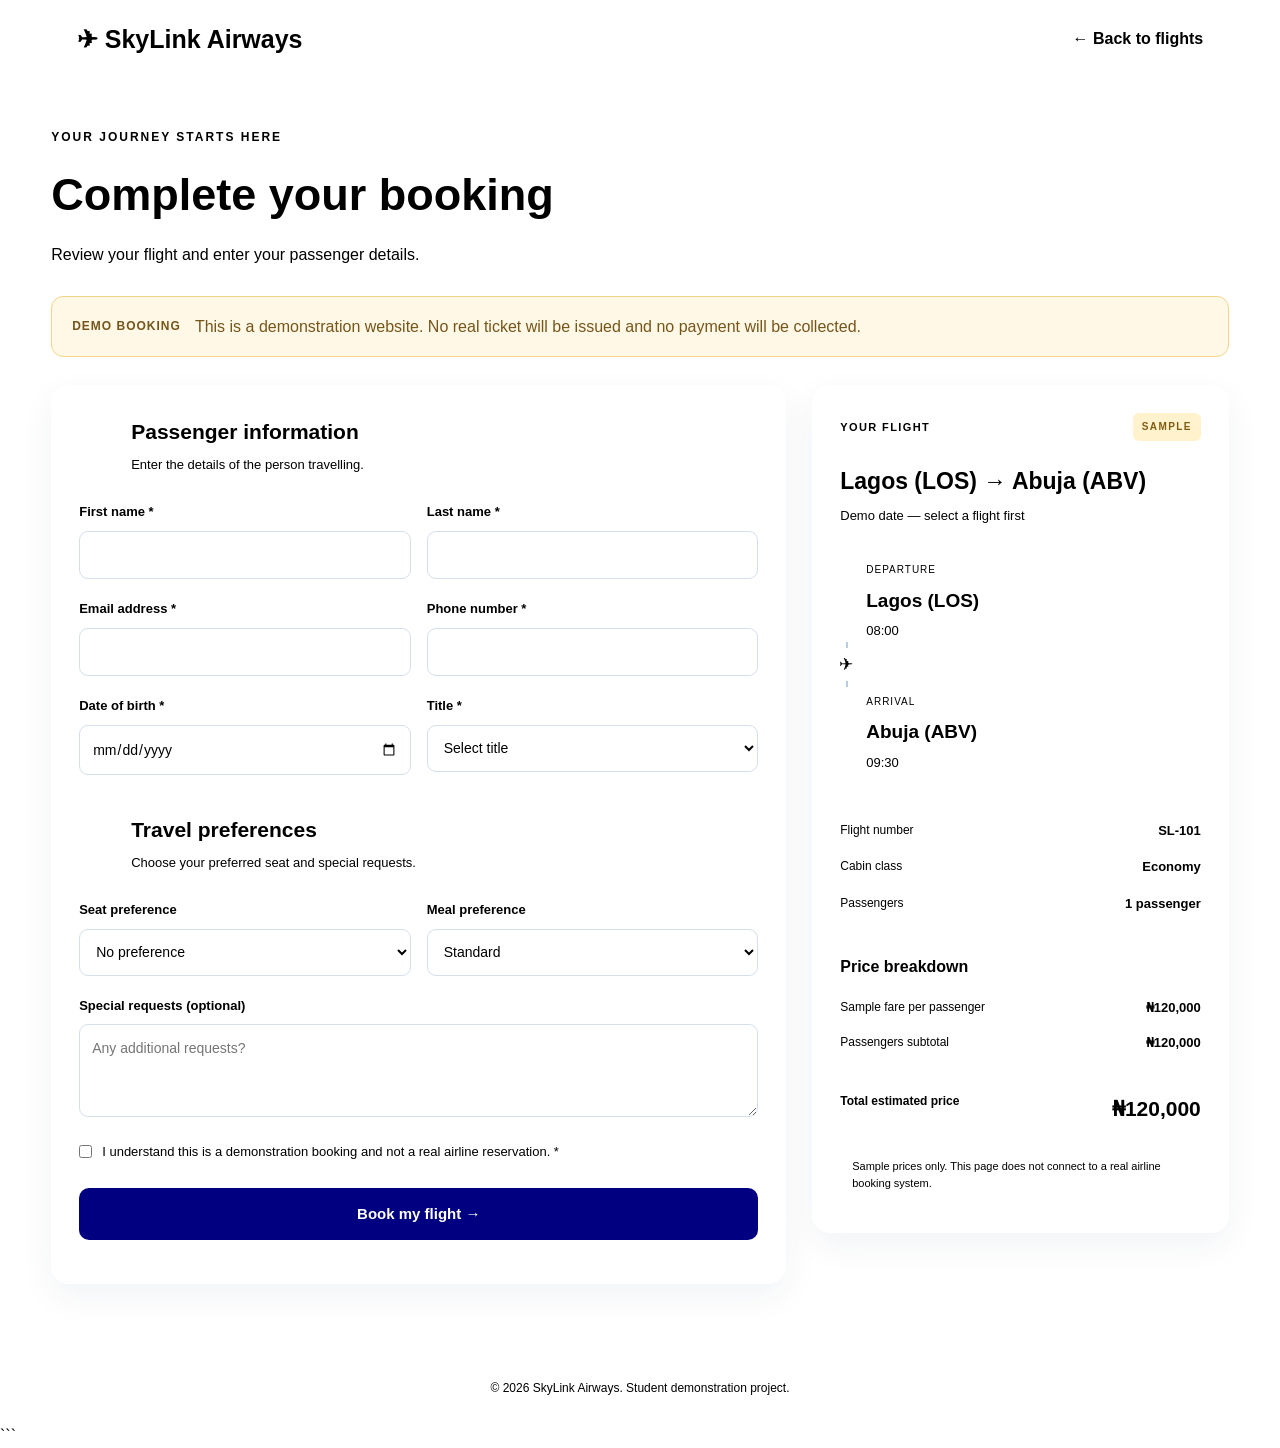
<file: booking.html>
<!doctype html>
<html lang="en">
  <head>
    <meta charset="UTF-8" />
    <meta name="viewport" content="width=device-width, initial-scale=1.0" />
    <title>Complete Your Booking | SkyLink Airways</title>

    <link rel="stylesheet" href="../style.css" />
    <link rel="stylesheet" href="../booking.css" />

    <script src="../script.js" defer></script>
    <script src="../booking.js" defer></script>
  </head>

  <body>
    <header class="booking-header">
      <a href="../index.html" class="booking-logo">
        ✈ SkyLink <span>Airways</span>
      </a>

      <a href="flights.html" class="back-link">← Back to flights</a>
    </header>

    <main class="booking-container">
      <section class="booking-hero">
        <span class="booking-label">YOUR JOURNEY STARTS HERE</span>
        <h1>Complete your booking</h1>
        <p>Review your flight and enter your passenger details.</p>
      </section>

      <div class="demo-notice">
        <strong>DEMO BOOKING</strong>
        This is a demonstration website. No real ticket will be issued and no
        payment will be collected.
      </div>

      <div class="booking-layout">
        <section class="passenger-panel">
          <div class="panel-heading">
            <span class="step-number">01</span>
            <div>
              <h2>Passenger information</h2>
              <p>Enter the details of the person travelling.</p>
            </div>
          </div>

          <form id="bookingForm">
            <div class="form-grid">
              <div class="form-group">
                <label for="firstName">First name *</label>
                <input
                  id="firstName"
                  name="firstName"
                  type="text"
                  autocomplete="given-name"
                  required
                />
              </div>

              <div class="form-group">
                <label for="lastName">Last name *</label>
                <input
                  id="lastName"
                  name="lastName"
                  type="text"
                  autocomplete="family-name"
                  required
                />
              </div>

              <div class="form-group">
                <label for="email">Email address *</label>
                <input
                  id="email"
                  name="email"
                  type="email"
                  autocomplete="email"
                  required
                />
              </div>

              <div class="form-group">
                <label for="phone">Phone number *</label>
                <input
                  id="phone"
                  name="phone"
                  type="tel"
                  autocomplete="tel"
                  required
                />
              </div>

              <div class="form-group">
                <label for="dateOfBirth">Date of birth *</label>
                <input
                  id="dateOfBirth"
                  name="dateOfBirth"
                  type="date"
                  autocomplete="bday"
                  required
                />
              </div>

              <div class="form-group">
                <label for="gender">Title *</label>
                <select id="gender" name="gender" required>
                  <option value="">Select title</option>
                  <option value="Mr">Mr</option>
                  <option value="Ms">Ms</option>
                  <option value="Mrs">Mrs</option>
                  <option value="Dr">Dr</option>
                </select>
              </div>
            </div>

            <div class="panel-heading contact-heading">
              <span class="step-number">02</span>
              <div>
                <h2>Travel preferences</h2>
                <p>Choose your preferred seat and special requests.</p>
              </div>
            </div>

            <div class="form-grid">
              <div class="form-group">
                <label for="seatPreference">Seat preference</label>
                <select id="seatPreference" name="seatPreference">
                  <option value="No preference">No preference</option>
                  <option value="Window">Window</option>
                  <option value="Aisle">Aisle</option>
                </select>
              </div>

              <div class="form-group">
                <label for="mealPreference">Meal preference</label>
                <select id="mealPreference" name="mealPreference">
                  <option value="Standard">Standard</option>
                  <option value="Vegetarian">Vegetarian</option>
                  <option value="Vegan">Vegan</option>
                </select>
              </div>
            </div>

            <div class="form-group special-request">
              <label for="specialRequests">Special requests (optional)</label>
              <textarea
                id="specialRequests"
                name="specialRequests"
                rows="3"
                placeholder="Any additional requests?"
              ></textarea>
            </div>

            <label class="terms-check">
              <input type="checkbox" id="demoAgreement" required />
              <span
                >I understand this is a demonstration booking and not a real
                airline reservation. *</span
              >
            </label>

            <button type="submit" class="confirm-booking-btn">
              Book my flight →
            </button>

            <p
              class="form-message"
              id="formMessage"
              role="status"
              aria-live="polite"
            ></p>
          </form>
        </section>

        <aside class="flight-summary-panel">
          <div class="summary-top">
            <span>YOUR FLIGHT</span>
            <span class="demo-badge">SAMPLE</span>
          </div>

          <h2 id="summaryRoute">Select a flight</h2>
          <p id="summaryDate">Flight date will appear here</p>

          <div class="route-visual">
            <div class="route-point">
              <span class="route-dot"></span>
              <div>
                <small>DEPARTURE</small>
                <h3 id="summaryFrom">—</h3>
                <p id="summaryDepartureTime">Time not selected</p>
              </div>
            </div>

            <div class="route-line">
              <span>✈</span>
            </div>

            <div class="route-point">
              <span class="route-dot destination-dot"></span>
              <div>
                <small>ARRIVAL</small>
                <h3 id="summaryTo">—</h3>
                <p id="summaryArrivalTime">Time not selected</p>
              </div>
            </div>
          </div>

          <div class="summary-details">
            <div>
              <span>Flight number</span>
              <strong id="summaryFlightNumber">SL-101</strong>
            </div>

            <div>
              <span>Cabin class</span>
              <strong id="summaryCabin">Economy</strong>
            </div>

            <div>
              <span>Passengers</span>
              <strong id="summaryPassengers">1 adult</strong>
            </div>
          </div>

          <div class="price-breakdown">
            <h3>Price breakdown</h3>

            <div>
              <span>Sample fare per passenger</span>
              <strong id="summaryFare">₦120,000</strong>
            </div>

            <div>
              <span>Passengers subtotal</span>
              <strong id="summarySubtotal">₦120,000</strong>
            </div>

            <div class="total-price">
              <span>Total estimated price</span>
              <strong id="summaryTotal">₦120,000</strong>
            </div>
          </div>

          <p class="summary-disclaimer">
            Sample prices only. This page does not connect to a real airline
            booking system.
          </p>
        </aside>
      </div>
    </main>

    <footer class="booking-footer">
      <p>© 2026 SkyLink Airways. Student demonstration project.</p>
    </footer>
  </body>
</html>
```
</file>
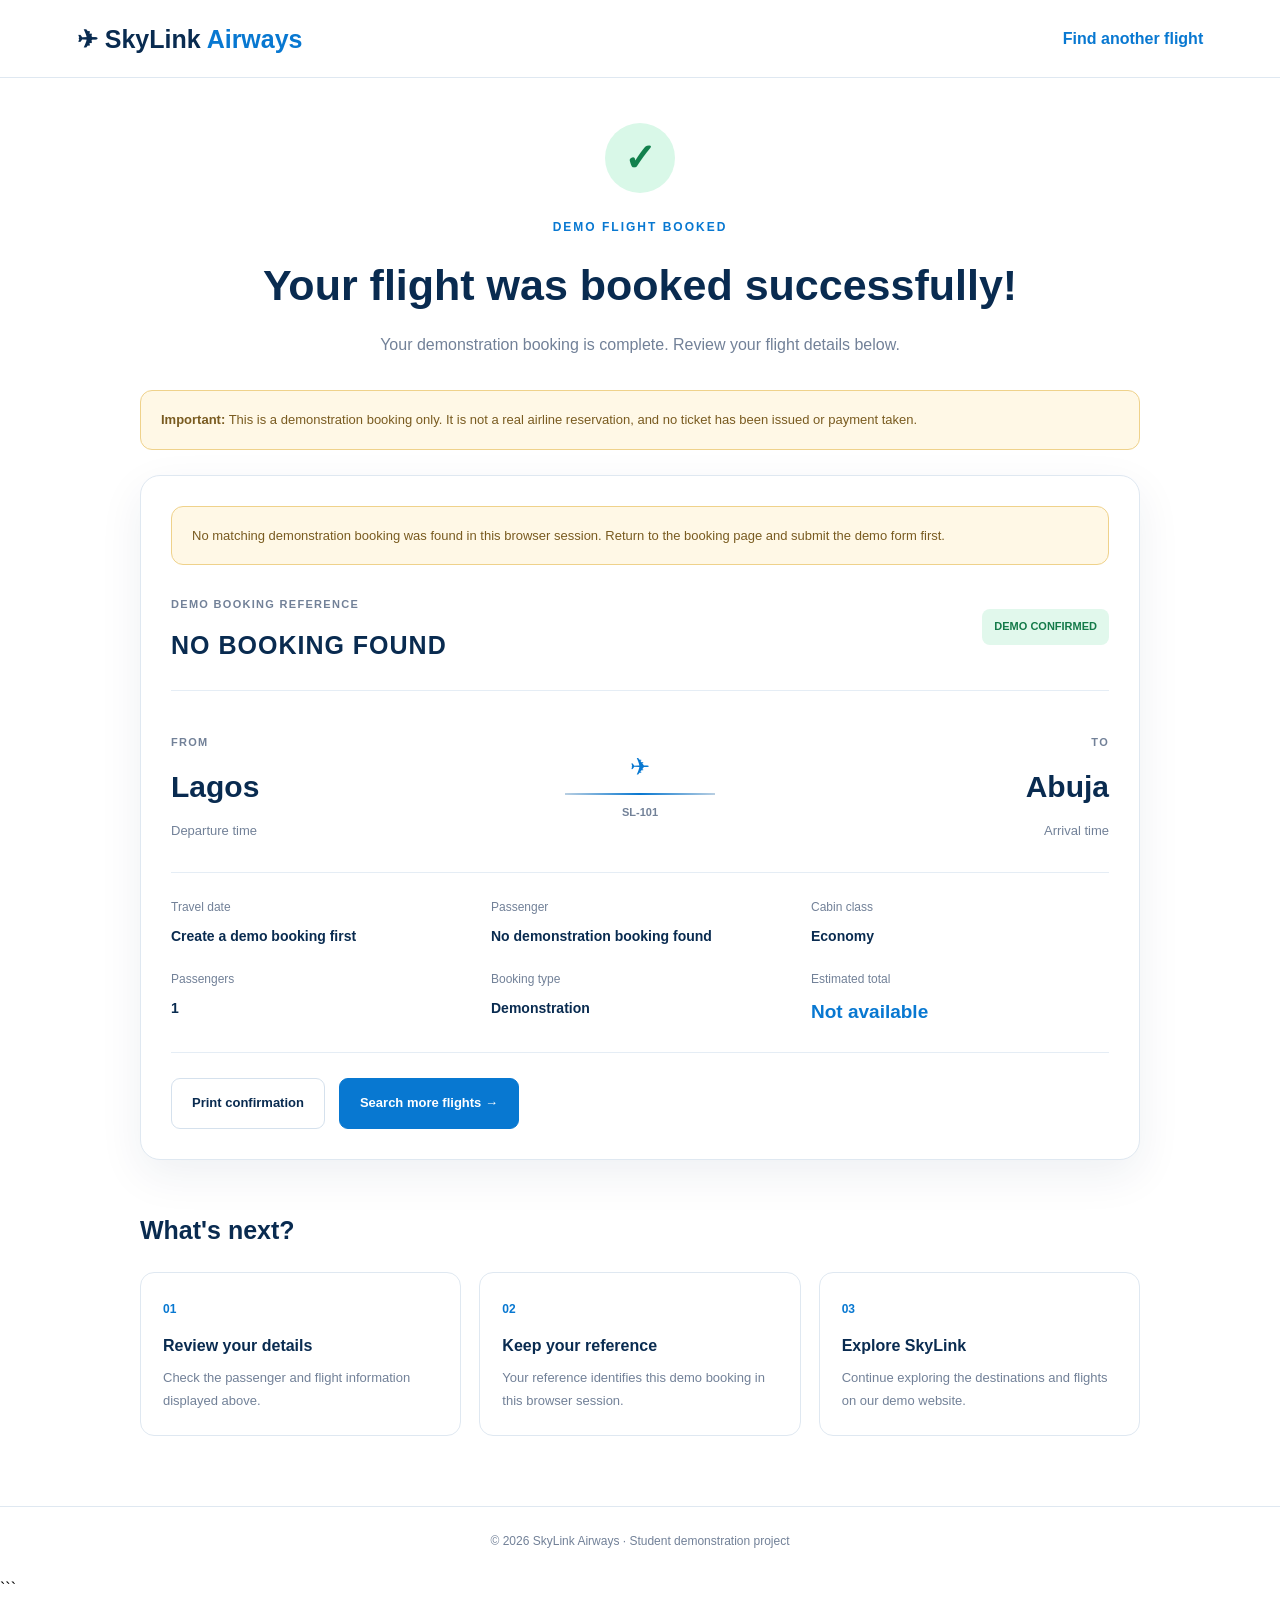
<file: confirmation.html>
<!doctype html>
<html lang="en">
  <head>
    <meta charset="UTF-8" />
    <meta name="viewport" content="width=device-width, initial-scale=1.0" />

    <title>Booking Confirmation | SkyLink Airways</title>

    <link rel="stylesheet" href="../style.css" />
    <link rel="stylesheet" href="../confirmation.css" />

    <script src="../script.js" defer></script>
    <script src="../confirmation.js" defer></script>
  </head>

  <body class="confirmation-page">
    <header class="confirmation-header">
      <a href="../index.html" class="confirmation-logo">
        ✈ SkyLink <span>Airways</span>
      </a>

      <a href="flights.html" class="confirmation-back"> Find another flight </a>
    </header>

    <main class="confirmation-container">
      <section class="confirmation-hero">
        <div class="success-icon" aria-hidden="true">✓</div>

        <span class="confirmation-label">DEMO FLIGHT BOOKED</span>

        <h1>Your flight was booked successfully!</h1>

        <p>
          Your demonstration booking is complete. Review your flight details
          below.
        </p>
      </section>

      <div class="confirmation-warning">
        <strong>Important:</strong>
        This is a demonstration booking only. It is not a real airline
        reservation, and no ticket has been issued or payment taken.
      </div>

      <section class="confirmation-card">
        <div class="confirmation-card-top">
          <div>
            <span class="small-label">DEMO BOOKING REFERENCE</span>
            <h2 id="confirmationReference">SL-DEMO-XXXXXX</h2>
          </div>

          <span class="demo-status">DEMO CONFIRMED</span>
        </div>

        <div class="confirmation-divider"></div>

        <div class="confirmation-route">
          <div class="confirmation-airport">
            <span>FROM</span>
            <h2 id="confirmationFrom">Lagos</h2>
            <p id="confirmationDepartureTime">Departure time</p>
          </div>

          <div class="confirmation-flight-icon">
            <span>✈</span>
            <div></div>
            <small id="confirmationFlightNumber">SL-101</small>
          </div>

          <div class="confirmation-airport destination-airport">
            <span>TO</span>
            <h2 id="confirmationTo">Abuja</h2>
            <p id="confirmationArrivalTime">Arrival time</p>
          </div>
        </div>

        <div class="confirmation-details-grid">
          <div>
            <span>Travel date</span>
            <strong id="confirmationDate">Not selected</strong>
          </div>

          <div>
            <span>Passenger</span>
            <strong id="confirmationPassenger">Passenger name</strong>
          </div>

          <div>
            <span>Cabin class</span>
            <strong id="confirmationCabin">Economy</strong>
          </div>

          <div>
            <span>Passengers</span>
            <strong id="confirmationPassengers">1</strong>
          </div>

          <div>
            <span>Booking type</span>
            <strong>Demonstration</strong>
          </div>

          <div>
            <span>Estimated total</span>
            <strong id="confirmationTotal" class="confirmation-total">
              ₦120,000
            </strong>
          </div>
        </div>

        <div class="confirmation-actions">
          <button id="printConfirmation" class="print-button" type="button">
            Print confirmation
          </button>

          <a href="flights.html" class="new-flight-button">
            Search more flights →
          </a>
        </div>
      </section>

      <section class="confirmation-help">
        <h2>What's next?</h2>

        <div class="help-grid">
          <article>
            <span>01</span>
            <h3>Review your details</h3>
            <p>Check the passenger and flight information displayed above.</p>
          </article>

          <article>
            <span>02</span>
            <h3>Keep your reference</h3>
            <p>
              Your reference identifies this demo booking in this browser
              session.
            </p>
          </article>

          <article>
            <span>03</span>
            <h3>Explore SkyLink</h3>
            <p>
              Continue exploring the destinations and flights on our demo
              website.
            </p>
          </article>
        </div>
      </section>
    </main>

    <footer class="confirmation-footer">
      <p>© 2026 SkyLink Airways · Student demonstration project</p>
    </footer>
  </body>
</html>
```
</file>
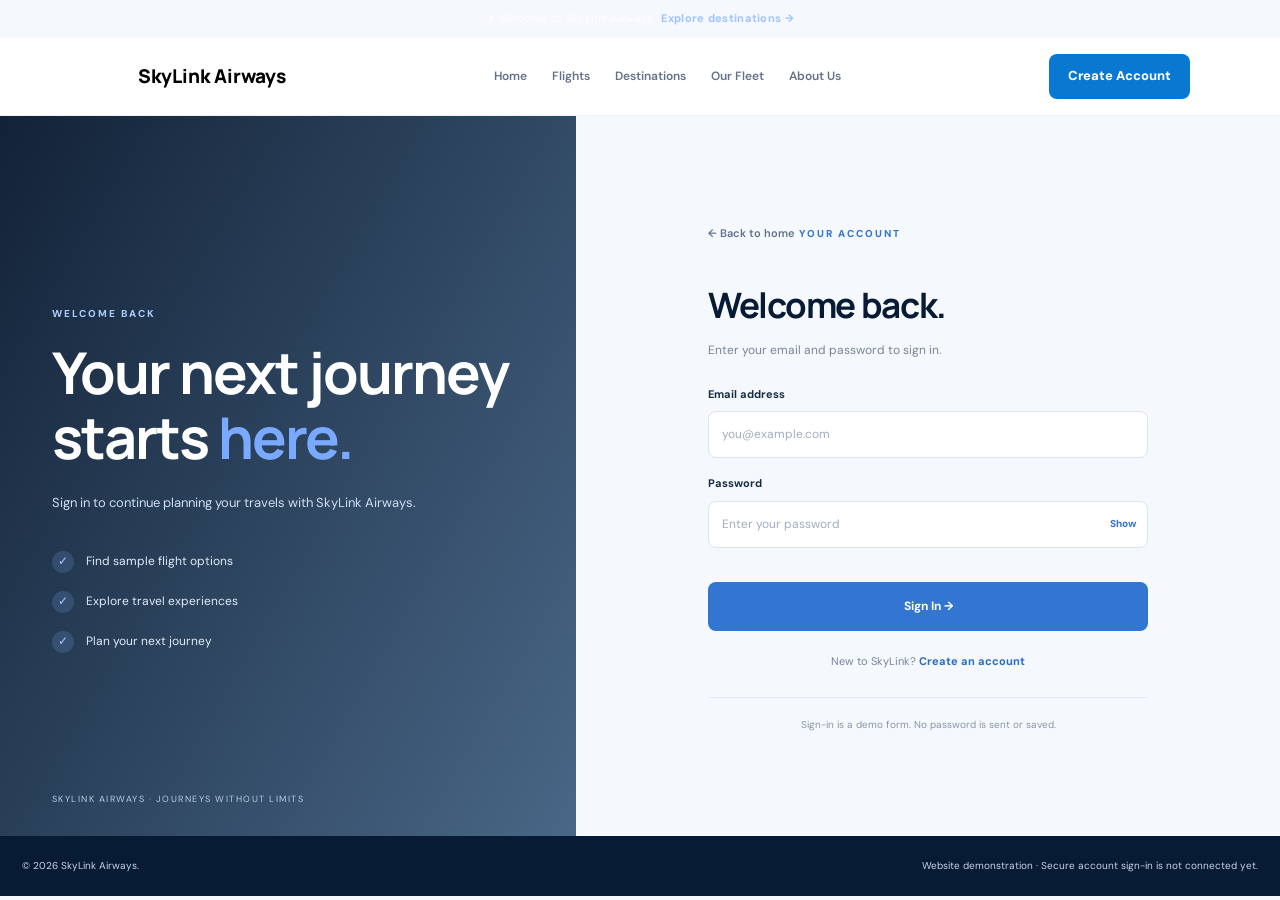
<file: login.html>
<!doctype html>
<html lang="en">
  <head>
    <meta charset="UTF-8" />
    <meta name="viewport" content="width=device-width, initial-scale=1.0" />

    <title>Sign In | SkyLink Airways</title>

    <link rel="stylesheet" href="../style.css" />
    <link rel="stylesheet" href="../signup.css" />

    <link rel="preconnect" href="https://fonts.googleapis.com" />
    <link rel="preconnect" href="https://fonts.gstatic.com" crossorigin />
    <link
      href="https://fonts.googleapis.com/css2?family=DM+Sans:wght@400;500;600;700&family=Manrope:wght@400;500;600;700;800&display=swap"
      rel="stylesheet"
    />
  </head>

  <body class="auth-page">
    <div class="announcement">
      <p>✈ Welcome to SkyLink Airways</p>
      <a href="../index.html#destinations">Explore destinations →</a>
    </div>

    <header class="header">
      <a href="../index.html" class="logo">
        <span class="logo-icon">✈</span>
        <span>SkyLink<span class="logo-highlight"> Airways</span></span>
      </a>

      <button
        class="menu-toggle"
        id="menuToggle"
        aria-label="Open navigation"
        aria-expanded="false"
      >
        ☰
      </button>

      <nav class="navigation" id="navigation">
        <a href="../index.html">Home</a>
        <a href="flights.html">Flights</a>
        <a href="../index.html#destinations">Destinations</a>
        <a href="fleet.html">Our Fleet</a>
        <a href="about.html">About Us</a>
      </nav>

      <div class="nav-actions">
        <a href="signup.html" class="button button-small">Create Account</a>
      </div>
    </header>

    <main class="auth-main">
      <section class="auth-visual">
        <div class="auth-visual-overlay"></div>

        <div class="auth-visual-content">
          <span class="auth-eyebrow">WELCOME BACK</span>
          <h1>Your next journey<br />starts <span>here.</span></h1>
          <p>
            Sign in to continue planning your travels with SkyLink Airways.
          </p>
          <div class="auth-benefits">
            <div><span>✓</span> Find sample flight options</div>
            <div><span>✓</span> Explore travel experiences</div>
            <div><span>✓</span> Plan your next journey</div>
          </div>
        </div>

        <div class="auth-visual-footer">
          SKYLINK AIRWAYS · JOURNEYS WITHOUT LIMITS
        </div>
      </section>

      <section class="auth-form-section">
        <div class="auth-form-container">
          <a href="../index.html" class="auth-back-link">← Back to home</a>

          <span class="auth-form-eyebrow">YOUR ACCOUNT</span>
          <h2>Welcome back.</h2>
          <p class="auth-subtitle">Enter your email and password to sign in.</p>

          <div
            id="loginMessage"
            class="auth-message"
            role="status"
            aria-live="polite"
            hidden
          ></div>

          <form id="loginForm">
            <div class="form-field">
              <label for="email">Email address</label>
              <input
                type="email"
                id="email"
                name="email"
                placeholder="you@example.com"
                autocomplete="email"
                required
              />
            </div>

            <div class="form-field">
              <label for="password">Password</label>
              <div class="password-wrapper">
                <input
                  type="password"
                  id="password"
                  name="password"
                  placeholder="Enter your password"
                  autocomplete="current-password"
                  required
                />
                <button
                  type="button"
                  class="password-toggle"
                  data-target="password"
                  aria-label="Show password"
                >
                  Show
                </button>
              </div>
            </div>

            <button type="submit" class="button auth-submit-button">
              Sign In →
            </button>

            <p class="auth-switch">
              New to SkyLink?
              <a href="signup.html">Create an account</a>
            </p>
          </form>

          <p class="auth-security-note">
            Sign-in is a demo form. No password is sent or saved.
          </p>
        </div>
      </section>
    </main>

    <footer class="auth-footer">
      <p>© <span id="currentYear"></span> SkyLink Airways.</p>
      <p>Website demonstration · Secure account sign-in is not connected yet.</p>
    </footer>

    <script src="../script.js"></script>
    <script src="../login.js"></script>
  </body>
</html>
</file>
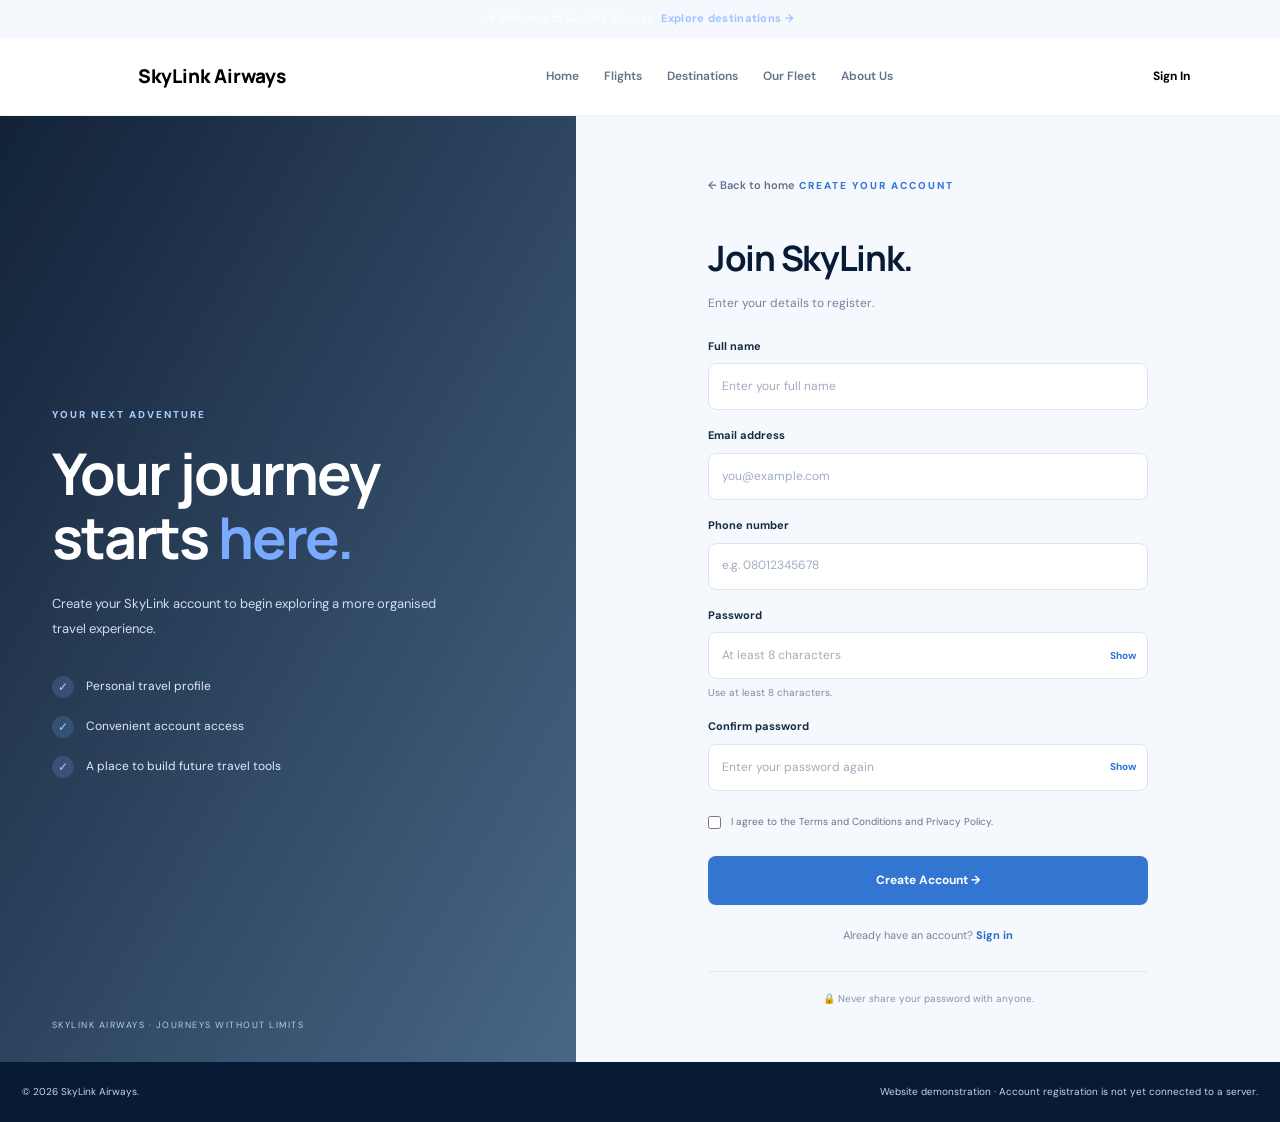
<file: signup.html>
<!doctype html>

<html lang="en">
  <head>
    <meta charset="UTF-8" />
    <meta name="viewport" content="width=device-width, initial-scale=1.0" />

    <title>Create Account | SkyLink Airways</title>

    <link rel="stylesheet" href="../style.css" />
    <link rel="stylesheet" href="../signup.css" />

    <link rel="preconnect" href="https://fonts.googleapis.com" />
    <link rel="preconnect" href="https://fonts.gstatic.com" crossorigin />
    <link
      href="https://fonts.googleapis.com/css2?family=DM+Sans:wght@400;500;600;700&family=Manrope:wght@400;500;600;700;800&display=swap"
      rel="stylesheet"
    />
  </head>

  <body class="auth-page">
    <div class="announcement">
      <p>✈ Welcome to SkyLink Airways</p>
      <a href="../index.html#destinations">Explore destinations →</a>
    </div>

    <header class="header">
      <a href="../index.html" class="logo">
        <span class="logo-icon">✈</span>
        <span>SkyLink<span class="logo-highlight"> Airways</span></span>
      </a>

      <button
        class="menu-toggle"
        id="menuToggle"
        aria-label="Open navigation"
        aria-expanded="false"
      >
        ☰
      </button>

      <nav class="navigation" id="navigation">
        <a href="../index.html">Home</a>
        <a href="flights.html">Flights</a>
        <a href="../index.html#destinations">Destinations</a>
        <a href="fleet.html">Our Fleet</a>
        <a href="about.html">About Us</a>
      </nav>

      <div class="nav-actions">
        <a href="login.html" class="login-link">Sign In</a>
      </div>
    </header>

    <main class="auth-main">
      <section class="auth-visual">
        <div class="auth-visual-overlay"></div>

        <div class="auth-visual-content">
          <span class="auth-eyebrow">YOUR NEXT ADVENTURE</span>

          <h1>Your journey<br />starts <span>here.</span></h1>

          <p>
            Create your SkyLink account to begin exploring a more organised
            travel experience.
          </p>

          <div class="auth-benefits">
            <div><span>✓</span> Personal travel profile</div>
            <div><span>✓</span> Convenient account access</div>
            <div><span>✓</span> A place to build future travel tools</div>
          </div>
        </div>

        <div class="auth-visual-footer">
          SKYLINK AIRWAYS · JOURNEYS WITHOUT LIMITS
        </div>
      </section>

      <section class="auth-form-section">
        <div class="auth-form-container">
          <a href="../index.html" class="auth-back-link">← Back to home</a>

          <span class="auth-form-eyebrow">CREATE YOUR ACCOUNT</span>

          <h2>Join SkyLink.</h2>

          <p class="auth-subtitle">Enter your details to register.</p>

          <div
            id="signupMessage"
            class="auth-message"
            role="status"
            hidden
          ></div>

          <form id="signupForm" novalidate>
            <div class="form-field">
              <label for="fullName">Full name</label>
              <input
                type="text"
                id="fullName"
                name="fullName"
                placeholder="Enter your full name"
                autocomplete="name"
                required
                minlength="2"
              />
              <small class="field-error" id="nameError"></small>
            </div>

            <div class="form-field">
              <label for="email">Email address</label>
              <input
                type="email"
                id="email"
                name="email"
                placeholder="you@example.com"
                autocomplete="email"
                required
              />
              <small class="field-error" id="emailError"></small>
            </div>

            <div class="form-field">
              <label for="phone">Phone number</label>
              <input
                type="tel"
                id="phone"
                name="phone"
                placeholder="e.g. 08012345678"
                autocomplete="tel"
                required
              />
              <small class="field-error" id="phoneError"></small>
            </div>

            <div class="form-field">
              <label for="password">Password</label>

              <div class="password-wrapper">
                <input
                  type="password"
                  id="password"
                  name="password"
                  placeholder="At least 8 characters"
                  autocomplete="new-password"
                  minlength="8"
                  required
                />

                <button
                  type="button"
                  class="password-toggle"
                  data-target="password"
                  aria-label="Show password"
                >
                  Show
                </button>
              </div>

              <small class="field-hint"> Use at least 8 characters. </small>

              <small class="field-error" id="passwordError"></small>
            </div>

            <div class="form-field">
              <label for="confirmPassword">Confirm password</label>

              <div class="password-wrapper">
                <input
                  type="password"
                  id="confirmPassword"
                  name="confirmPassword"
                  placeholder="Enter your password again"
                  autocomplete="new-password"
                  required
                />

                <button
                  type="button"
                  class="password-toggle"
                  data-target="confirmPassword"
                  aria-label="Show confirmation password"
                >
                  Show
                </button>
              </div>

              <small class="field-error" id="confirmPasswordError"></small>
            </div>

            <label class="terms-row">
              <input type="checkbox" id="terms" required />
              <span>
                I agree to the Terms and Conditions and Privacy Policy.
              </span>
            </label>

            <small class="field-error" id="termsError"></small>

            <button type="submit" class="button auth-submit-button">
              Create Account →
            </button>

            <p class="auth-switch">
              Already have an account?
              <a href="login.html">Sign in</a>
            </p>
          </form>

          <p class="auth-security-note">
            🔒 Never share your password with anyone.
          </p>
        </div>
      </section>
    </main>

    <footer class="auth-footer">
      <p>© <span id="currentYear"></span> SkyLink Airways.</p>
      <p>
        Website demonstration · Account registration is not yet connected to a
        server.
      </p>
    </footer>

    <script src="../script.js"></script>

    <script src="../signup.js"></script>
  </body>
</html>
</file>
<file: style.css>
css
/* ==========================
   SKYLINK AIRWAYS
   MAIN STYLESHEET
========================== */

:root {
  --navy: #071b35;
  --blue: #1768e8;
  --blue-dark: #0e4db8;
  --light-blue: #eaf2ff;
  --white: #ffffff;
  --background: #f7f9fc;
  --text: #14243b;
  --muted: #728096;
  --border: #e3e9f1;
  --radius: 14px;
}

* {
  margin: 0;
  padding: 0;
  box-sizing: border-box;
}

html {
  scroll-behavior: smooth;
}

body {
  font-family: "DM Sans", sans-serif;
  color: var(--text);
  background: var(--background);
  line-height: 1.6;
}

a {
  color: inherit;
  text-decoration: none;
}

button,
input,
select {
  font: inherit;
}

button,
a,
select {
  -webkit-tap-highlight-color: transparent;
}

img {
  max-width: 100%;
  display: block;
}

/* ANNOUNCEMENT */

.announcement {
  min-height: 38px;
  background: var(--navy);
  color: white;
  display: flex;
  align-items: center;
  justify-content: center;
  gap: 8px;
  padding: 7px 20px;
  font-size: 11px;
  letter-spacing: 0.3px;
}

.announcement a {
  color: #9fc4ff;
  font-weight: 700;
}

/* HEADER */

.header {
  min-height: 78px;
  padding: 0 7%;
  background: white;
  display: flex;
  align-items: center;
  justify-content: space-between;
  gap: 28px;
  border-bottom: 1px solid #edf0f5;
  position: relative;
  z-index: 10;
}

.logo {
  display: inline-flex;
  align-items: center;
  gap: 10px;
  font-family: "Manrope", sans-serif;
  font-size: 19px;
  font-weight: 800;
  color: var(--navy);
  white-space: nowrap;
}

.logo-icon {
  display: grid;
  place-items: center;
  width: 38px;
  height: 38px;
  border-radius: 12px;
  color: white;
  background: var(--blue);
  font-size: 21px;
}

.logo-highlight {
  color: var(--blue);
}

.navigation {
  display: flex;
  align-items: center;
  gap: 25px;
}

.navigation a {
  font-size: 12px;
  color: #647188;
  font-weight: 600;
  transition: color 0.2s;
}

.navigation a:hover,
.navigation a.active {
  color: var(--blue);
}

.nav-actions {
  color: black;
  display: flex;
  align-items: center;
  gap: 20px;
}

.login-link {
  font-size: 12px;
  font-weight: 700;
}

.button {
  display: inline-flex;
  align-items: center;
  justify-content: center;
  gap: 12px;
  min-height: 49px;
  padding: 0 23px;
  background: var(--blue);
  color: white;
  border: 1px solid var(--blue);
  border-radius: 8px;
  font-size: 12px;
  font-weight: 700;
  cursor: pointer;
  transition:
    background 0.2s,
    transform 0.2s;
}

.button:hover {
  background: var(--blue-dark);
  transform: translateY(-2px);
}

.button-small {
  display: inline-flex;
  align-items: center;
  justify-content: center;
  min-height: 44px;
  padding: 12px 19px;
  border-radius: 8px;
  background: #0878d1;
  color: #fff;
  font-size: 13px;
  font-weight: 800;
  text-decoration: none;
  transition:
    background 0.2s,
    transform 0.2s;
}

.menu-toggle {
  display: none;
  background: none;
  border: none;
  font-size: 26px;
  color: var(--navy);
  cursor: pointer;
}

/* HERO */

.hero {
  min-height: 550px;
  position: relative;
  isolation: isolate;
  overflow: hidden;
  background: #102d50;
  display: flex;
  align-items: center;
  padding: 65px 8%;
  color: white;
}

.hero-background {
  position: absolute;
  inset: 0;
  z-index: -2;
  background-image: url("https://images.unsplash.com/photo-1436491865332-7a61a109cc05?auto=format&fit=crop&w=2000&q=90");
  background-size: cover;
  background-position: center 52%;
  transform: scale(1.01);
}

.hero::before {
  content: "";
  position: absolute;
  inset: 0;
  z-index: -1;
  background: linear-gradient(
    90deg,
    rgba(5, 20, 43, 0.94) 0%,
    rgba(5, 20, 43, 0.8) 38%,
    rgba(5, 20, 43, 0.3) 100%
  );
}

.hero-content {
  max-width: 630px;
  position: relative;
  z-index: 1;
}

.eyebrow {
  display: inline-flex;
  align-items: center;
  gap: 10px;
  font-size: 10px;
  letter-spacing: 2px;
  font-weight: 700;
  color: #c8dcff;
  margin-bottom: 22px;
}

.status-dot {
  width: 7px;
  height: 7px;
  border-radius: 50%;
  background: #64e5b5;
  box-shadow: 0 0 12px #64e5b5;
}

.hero h1 {
  font-family: "Manrope", sans-serif;
  font-size: clamp(38px, 5.2vw, 66px);
  line-height: 1.12;
  letter-spacing: -2.5px;
  font-weight: 800;
  margin-bottom: 22px;
}

.hero h1 span {
  color: #72a8ff;
}

.hero-content > p {
  max-width: 450px;
  font-size: 14px;
  line-height: 1.9;
  color: #d1dced;
  margin-bottom: 30px;
}

.hero-buttons {
  display: flex;
  flex-wrap: wrap;
  gap: 13px;
}

.button-outline {
  background: transparent;
  border-color: rgba(255, 255, 255, 0.5);
  color: white;
}

.button-outline:hover {
  background: rgba(255, 255, 255, 0.12);
  border-color: white;
}

.hero-trust {
  display: flex;
  align-items: center;
  gap: 8px;
  margin-top: 34px;
  font-size: 11px;
  color: #e0e8f5;
}

.trust-icon {
  display: grid;
  place-items: center;
  width: 19px;
  height: 19px;
  border-radius: 50%;
  background: rgba(114, 168, 255, 0.2);
  color: #a9ceff;
  font-size: 11px;
}

.hero-trust span {
  margin-right: 13px;
}

.hero-label {
  position: absolute;
  right: 7%;
  bottom: 34px;
  display: flex;
  align-items: center;
  gap: 12px;
  font-size: 9px;
  letter-spacing: 2px;
  color: white;
}

.hero-label-line {
  width: 40px;
  height: 1px;
  background: #8eb8ff;
}

.hero-counter {
  position: absolute;
  right: 7%;
  top: 50%;
  transform: translateY(-50%);
  display: flex;
  align-items: center;
  gap: 12px;
  font-size: 10px;
  letter-spacing: 1px;
  color: white;
}

.counter-line {
  height: 1px;
  width: 45px;
  background: #a9c8ff;
}

/* SECTION HEADINGS */

.section-heading {
  display: flex;
  justify-content: space-between;
  align-items: flex-end;
  gap: 25px;
  margin-bottom: 27px;
}

.section-label {
  display: block;
  color: var(--blue);
  font-size: 10px;
  font-weight: 800;
  letter-spacing: 1.7px;
  margin-bottom: 9px;
}

.section-heading h2,
.cta-section h2 {
  font-family: "Manrope", sans-serif;
  font-size: clamp(25px, 3vw, 35px);
  line-height: 1.25;
  letter-spacing: -1px;
  color: var(--navy);
}

.section-description {
  margin-top: 10px;
  color: var(--muted);
  font-size: 13px;
}

.text-link {
  color: var(--blue);
  font-size: 12px;
  font-weight: 700;
  white-space: nowrap;
  padding-bottom: 7px;
}

/* SEARCH SECTION */

.search-section {
  max-width: 1250px;
  margin: -35px auto 0;
  position: relative;
  z-index: 3;
  padding: 0 25px;
}

.search-section .section-heading {
  margin-bottom: 18px;
  padding: 0 2px;
}

.search-section .section-heading h2 {
  color: white;
  font-size: 25px;
}

.search-section .section-label {
  color: #b9d2ff;
}

.flight-badge {
  font-size: 10px;
  background: white;
  color: var(--blue);
  border-radius: 50px;
  padding: 8px 14px;
  font-weight: 700;
}

.search-card {
  background: white;
  border: 1px solid #e8edf5;
  border-radius: 14px;
  padding: 24px;
  box-shadow: 0 15px 50px rgba(14, 36, 70, 0.09);
}

.trip-options {
  display: flex;
  gap: 22px;
  border-bottom: 1px solid var(--border);
  padding-bottom: 18px;
  margin-bottom: 23px;
}

.trip-options label {
  display: flex;
  align-items: center;
  gap: 8px;
  font-size: 12px;
  cursor: pointer;
  font-weight: 600;
}

.trip-options input {
  accent-color: var(--blue);
}

.search-fields {
  display: grid;
  grid-template-columns: 1.2fr 1.2fr 1fr 1fr 0.9fr 1fr;
  gap: 17px;
  align-items: end;
}

.field {
  min-width: 0;
}

.field > label {
  display: block;
  font-size: 9px;
  font-weight: 800;
  letter-spacing: 1px;
  color: #738096;
  margin-bottom: 9px;
}

.field-input {
  min-height: 48px;
  display: flex;
  align-items: center;
  gap: 8px;
  padding: 0 10px;
  background: #f8faff;
  border: 1px solid #e6ebf4;
  border-radius: 7px;
}

.field-icon {
  color: var(--blue);
  font-size: 17px;
  flex-shrink: 0;
}

.field select,
.field input {
  width: 100%;
  min-width: 0;
  border: none;
  outline: none;
  color: #26374d;
  background: transparent;
  font-size: 11px;
}

.field input[type="date"] {
  font-size: 10px;
}

.field select {
  cursor: pointer;
}

.swap-button {
  display: none;
}

.search-button {
  grid-column: 1 / -1;
  width: 100%;
  min-height: 48px;
  margin-top: 4px;
}

.search-button span {
  font-size: 18px;
}

.form-note {
  margin-top: 18px;
  color: #7c889a;
  font-size: 10px;
}

.form-note span {
  color: var(--blue);
  margin-right: 5px;
}

/* BENEFITS */

.benefits-section {
  max-width: 1200px;
  padding: 48px 25px;
  margin: 0 auto;
  display: grid;
  grid-template-columns: repeat(3, 1fr);
  gap: 25px;
  border-bottom: 1px solid var(--border);
}

.benefit {
  display: flex;
  align-items: center;
  gap: 15px;
}

.benefit-icon {
  width: 49px;
  height: 49px;
  flex-shrink: 0;
  display: grid;
  place-items: center;
  border-radius: 12px;
  background: var(--light-blue);
  color: var(--blue);
  font-size: 23px;
}

.benefit h3 {
  font-size: 13px;
  margin-bottom: 3px;
  color: var(--navy);
}

.benefit p {
  color: var(--muted);
  font-size: 11px;
}

/* DESTINATIONS */

.destinations-section,
.cabin-section {
  max-width: 1200px;
  margin: 0 auto;
  padding: 75px 25px;
}

.destination-grid {
  display: grid;
  grid-template-columns: 1.15fr 1fr 1fr;
  gap: 20px;
}

.destination-card {
  min-height: 300px;
  position: relative;
  overflow: hidden;
  border-radius: 13px;
  background: #16304d;
  color: white;
  isolation: isolate;
}

.destination-card img {
  position: absolute;
  inset: 0;
  width: 100%;
  height: 100%;
  object-fit: cover;
  transition: transform 0.5s;
  z-index: -2;
}

.destination-card:hover img {
  transform: scale(1.07);
}

.destination-card::after {
  content: "";
  position: absolute;
  inset: 0;
  z-index: -1;
  background: linear-gradient(
    0deg,
    rgba(4, 18, 38, 0.88) 0%,
    rgba(4, 18, 38, 0.08) 75%
  );
}

.destination-overlay {
  position: absolute;
  bottom: 24px;
  left: 23px;
  right: 20px;
}

.destination-overlay > span {
  font-size: 9px;
  letter-spacing: 1.5px;
  color: #d4e3ff;
}

.destination-overlay h3 {
  font-family: "Manrope", sans-serif;
  font-size: 29px;
  margin: 6px 0;
}

.destination-overlay p {
  font-size: 11px;
  color: #e3eafa;
}

/* CABINS */

.cabin-section {
  padding-top: 30px;
}

.cabin-grid {
  display: grid;
  grid-template-columns: repeat(3, 1fr);
  gap: 20px;
}

.cabin-card {
  display: flex;
  flex-direction: column;
  align-items: flex-start;
  min-height: 260px;
  padding: 27px;
  border: 1px solid var(--border);
  background: white;
  border-radius: 12px;
  transition:
    transform 0.2s,
    box-shadow 0.2s;
}

.cabin-card:hover {
  transform: translateY(-5px);
  box-shadow: 0 15px 35px rgba(12, 37, 75, 0.08);
}

.cabin-featured {
  background: var(--navy);
  border-color: var(--navy);
  color: white;
}

.cabin-number {
  font-family: "Manrope", sans-serif;
  font-size: 29px;
  font-weight: 800;
  color: #c5d8fb;
  margin-bottom: 18px;
}

.cabin-featured .cabin-number {
  color: #7eb1ff;
}

.cabin-tag {
  font-size: 9px;
  font-weight: 800;
  letter-spacing: 1.2px;
  color: var(--blue);
  margin-bottom: 8px;
}

.cabin-featured .cabin-tag {
  color: #9fc4ff;
}

.cabin-card h3 {
  font-family: "Manrope", sans-serif;
  font-size: 23px;
  margin-bottom: 8px;
}

.cabin-card p {
  font-size: 12px;
  color: var(--muted);
  line-height: 1.8;
  margin-bottom: 20px;
}

.cabin-featured p {
  color: #c7d3e5;
}

.cabin-link {
  color: var(--blue);
  font-size: 11px;
  font-weight: 800;
  margin-top: auto;
}

.cabin-featured .cabin-link {
  color: #9fc4ff;
}

/* CALL TO ACTION */

.cta-section {
  max-width: 1150px;
  margin: 0 auto 75px;
  padding: 45px;
  background: #eaf2ff;
  border: 1px solid #d9e7ff;
  border-radius: 16px;
  display: flex;
  justify-content: space-between;
  align-items: center;
  gap: 30px;
}

.cta-section h2 {
  font-size: 32px;
}

.cta-section p {
  margin-top: 9px;
  font-size: 13px;
  color: #65758c;
}

.cta-button {
  flex-shrink: 0;
}

/* FOOTER */

.footer {
  background: #07172c;
  color: white;
  padding: 55px 7% 0;
}

.footer-main {
  display: grid;
  grid-template-columns: 2fr 1fr 1fr 1fr;
  gap: 45px;
  padding-bottom: 42px;
}

.footer-logo {
  color: white;
}

.footer-brand > p {
  max-width: 260px;
  margin-top: 16px;
  color: #9caec6;
  font-size: 12px;
  line-height: 1.8;
}

.footer-column {
  display: flex;
  flex-direction: column;
  gap: 13px;
}

.footer-column h4 {
  font-size: 12px;
  margin-bottom: 5px;
}

.footer-column a {
  color: #aab8cc;
  font-size: 11px;
  transition: color 0.2s;
}

.footer-column a:hover {
  color: white;
}

.footer-bottom {
  min-height: 65px;
  display: flex;
  justify-content: space-between;
  align-items: center;
  gap: 20px;
  border-top: 1px solid rgba(255, 255, 255, 0.12);
  color: #9caec6;
  font-size: 10px;
}

/* RESPONSIVE DESIGN */

@media (max-width: 1100px) {
  .header {
    padding: 0 4%;
    gap: 15px;
  }

  .navigation {
    gap: 14px;
  }

  .navigation a {
    font-size: 11px;
  }

  .nav-actions {
    gap: 12px;
  }

  .search-fields {
    grid-template-columns: repeat(3, minmax(0, 1fr));
  }

  .benefits-section {
    gap: 18px;
  }

  .cta-section {
    margin-left: 25px;
    margin-right: 25px;
  }
}

@media (max-width: 800px) {
  .header {
    min-height: 70px;
    flex-wrap: wrap;
  }

  .menu-toggle {
    display: block;
    margin-left: auto;
  }

  .navigation {
    display: none;
    order: 4;
    width: 100%;
    flex-direction: column;
    align-items: stretch;
    gap: 0;
    padding: 5px 0 15px;
  }

  .navigation.open {
    display: flex;
  }

  .navigation a {
    padding: 12px 4px;
    border-bottom: 1px solid var(--border);
    font-size: 13px;
  }

  .nav-actions {
    display: flex;
  }

  .nav-actions .login-link {
    display: none;
  }

  .hero {
    min-height: 500px;
    padding: 65px 7%;
  }

  .hero-counter {
    display: none;
  }

  .search-section {
    margin-top: -20px;
  }

  .benefits-section {
    grid-template-columns: 1fr;
    gap: 22px;
    padding-top: 38px;
    padding-bottom: 38px;
  }

  .destination-grid {
    grid-template-columns: repeat(2, minmax(0, 1fr));
  }

  .destination-card:first-child {
    grid-column: 1 / -1;
  }

  .cabin-grid {
    grid-template-columns: 1fr;
  }

  .cabin-card {
    min-height: 230px;
  }

  .footer-main {
    grid-template-columns: repeat(2, 1fr);
  }
}

@media (max-width: 520px) {
  .announcement {
    font-size: 9px;
    flex-wrap: wrap;
  }

  .header {
    padding: 0 5%;
    gap: 10px;
  }

  .logo {
    font-size: 16px;
    gap: 7px;
  }

  .logo-icon {
    width: 33px;
    height: 33px;
    font-size: 18px;
  }

  .nav-actions .button {
    min-height: 35px;
    padding: 0 10px;
    font-size: 10px;
  }

  .hero {
    min-height: 500px;
    padding: 55px 6%;
  }

  .hero h1 {
    font-size: 43px;
    letter-spacing: -1.8px;
  }

  .hero-content > p {
    font-size: 12px;
  }

  .hero-buttons {
    flex-direction: column;
    align-items: stretch;
  }

  .hero-trust {
    flex-wrap: wrap;
    font-size: 10px;
  }

  .hero-label {
    left: 6%;
    right: auto;
    font-size: 8px;
  }

  .section-heading {
    align-items: flex-start;
    flex-direction: column;
    gap: 10px;
  }

  .search-section {
    padding: 0 14px;
  }

  .search-section .section-heading h2 {
    font-size: 23px;
  }

  .search-card {
    padding: 18px 14px;
  }

  .search-fields {
    grid-template-columns: 1fr;
    gap: 15px;
  }

  .field-input {
    min-height: 47px;
  }

  .field select,
  .field input {
    font-size: 12px;
  }

  .field input[type="date"] {
    font-size: 12px;
  }

  .search-button {
    grid-column: auto;
  }

  .benefits-section,
  .destinations-section,
  .cabin-section {
    padding-left: 18px;
    padding-right: 18px;
  }

  .destinations-section {
    padding-top: 55px;
    padding-bottom: 55px;
  }

  .destination-grid {
    grid-template-columns: 1fr;
  }

  .destination-card,
  .destination-card:first-child {
    grid-column: auto;
    min-height: 270px;
  }

  .cta-section {
    margin: 0 15px 50px;
    padding: 27px 22px;
    flex-direction: column;
    align-items: flex-start;
  }

  .cta-section h2 {
    font-size: 27px;
  }

  .footer {
    padding: 40px 6% 0;
  }

  .footer-main {
    grid-template-columns: 1fr 1fr;
    gap: 35px 20px;
  }

  .footer-brand {
    grid-column: 1 / -1;
  }

  .footer-bottom {
    flex-direction: column;
    justify-content: center;
    align-items: flex-start;
    padding: 17px 0;
    gap: 5px;
  }
}
</file>
<file: booking.css>
css :root {
  --booking-navy: #092b50;
  --booking-blue: #0878d1;
  --booking-light: #eef6fd;
  --booking-border: #dce5ee;
  --booking-text: #25364a;
  --booking-muted: #728198;
}

.booking-header {
  min-height: 78px;
  padding: 18px 6%;
  display: flex;
  align-items: center;
  justify-content: space-between;
  gap: 20px;
  background: #fff;
  border-bottom: 1px solid var(--booking-border);
}

.booking-logo {
  color: var(--booking-navy);
  font-size: 25px;
  font-weight: 800;
  text-decoration: none;
}

.booking-logo span {
  color: var(--booking-blue);
}

.back-link {
  color: var(--booking-navy);
  font-weight: 600;
  text-decoration: none;
}

.back-link:hover {
  color: var(--booking-blue);
}

.booking-container {
  width: min(1180px, 92%);
  margin: 0 auto;
  padding: 45px 0 70px;
}

.booking-hero {
  margin-bottom: 28px;
}

.booking-label {
  color: var(--booking-blue);
  font-size: 12px;
  font-weight: 800;
  letter-spacing: 2px;
}

.booking-hero h1 {
  margin: 10px 0;
  color: var(--booking-navy);
  font-size: clamp(30px, 4vw, 45px);
}

.booking-hero p {
  color: var(--booking-muted);
  line-height: 1.7;
}

.demo-notice {
  display: flex;
  align-items: center;
  gap: 14px;
  padding: 17px 20px;
  margin-bottom: 28px;
  background: #fff8e6;
  border: 1px solid #f3d58a;
  border-radius: 12px;
  color: #75551a;
  line-height: 1.6;
}

.demo-notice strong {
  flex-shrink: 0;
  font-size: 12px;
  letter-spacing: 1px;
}

.booking-layout {
  display: grid;
  grid-template-columns: minmax(0, 1.5fr) minmax(300px, 0.85fr);
  align-items: start;
  gap: 26px;
}

.passenger-panel,
.flight-summary-panel {
  padding: 28px;
  background: #fff;
  border: 1px solid var(--booking-border);
  border-radius: 18px;
  box-shadow: 0 12px 35px rgba(9, 43, 80, 0.06);
}

.panel-heading {
  display: flex;
  align-items: flex-start;
  gap: 14px;
  margin-bottom: 26px;
}

.step-number {
  width: 38px;
  height: 38px;
  flex-shrink: 0;
  display: grid;
  place-items: center;
  color: #fff;
  background: var(--booking-blue);
  border-radius: 11px;
  font-weight: 800;
}

.panel-heading h2 {
  margin: 2px 0 6px;
  color: var(--booking-navy);
  font-size: 21px;
}

.panel-heading p {
  margin: 0;
  color: var(--booking-muted);
  font-size: 13px;
  line-height: 1.6;
}

.form-grid {
  display: grid;
  grid-template-columns: repeat(2, minmax(0, 1fr));
  gap: 20px 16px;
}

.form-group {
  min-width: 0;
  display: flex;
  flex-direction: column;
  gap: 8px;
}

.form-group label {
  color: var(--booking-text);
  font-size: 13px;
  font-weight: 700;
}

.form-group input,
.form-group select,
.form-group textarea {
  width: 100%;
  min-height: 47px;
  padding: 12px;
  border: 1px solid #d4dfeb;
  border-radius: 9px;
  background: #fff;
  color: var(--booking-text);
  font: inherit;
  font-size: 14px;
  outline: none;
}

.form-group textarea {
  resize: vertical;
}

.form-group input:focus,
.form-group select:focus,
.form-group textarea:focus {
  border-color: var(--booking-blue);
  box-shadow: 0 0 0 3px rgba(8, 120, 209, 0.1);
}

.contact-heading {
  margin-top: 36px;
}

.special-request {
  margin-top: 20px;
}

.terms-check {
  display: flex;
  align-items: flex-start;
  gap: 10px;
  margin: 24px 0;
  color: var(--booking-muted);
  font-size: 13px;
  line-height: 1.7;
}

.terms-check input {
  margin-top: 4px;
  accent-color: var(--booking-blue);
}

.confirm-booking-btn {
  width: 100%;
  min-height: 52px;
  padding: 14px 20px;
  border: 0;
  border-radius: 10px;
  background: navy;
  color: #ffffff;
  font-size: 15px;
  font-weight: 800;
  cursor: pointer;
  transition:
    background 0.2s,
    transform 0.2s;
}

.confirm-booking-btn:hover {
  background: var(--booking-navy);
  transform: translateY(-1px);
}

.form-message {
  margin: 16px 0 0;
  font-size: 14px;
  line-height: 1.6;
}

.form-message.error {
  color: #b42318;
}

.form-message.success {
  color: #147d46;
}

.summary-top {
  display: flex;
  justify-content: space-between;
  align-items: center;
  gap: 12px;
  color: var(--booking-muted);
  font-size: 11px;
  font-weight: 800;
  letter-spacing: 1.4px;
}

.demo-badge {
  padding: 6px 9px;
  color: #805b12;
  background: #fff2cc;
  border-radius: 6px;
  font-size: 10px;
}

.flight-summary-panel > h2 {
  margin: 22px 0 6px;
  color: var(--booking-navy);
  font-size: 23px;
}

.flight-summary-panel > p {
  color: var(--booking-muted);
  font-size: 13px;
  line-height: 1.6;
}

.route-visual {
  margin: 28px 0;
}

.route-point {
  display: flex;
  align-items: flex-start;
  gap: 13px;
}

.route-dot {
  width: 13px;
  height: 13px;
  flex-shrink: 0;
  margin-top: 5px;
  border: 3px solid var(--booking-blue);
  border-radius: 50%;
}

.destination-dot {
  border-color: #16a085;
}

.route-point small {
  color: var(--booking-muted);
  font-size: 10px;
  letter-spacing: 1px;
}

.route-point h3 {
  margin: 5px 0;
  color: var(--booking-navy);
  font-size: 19px;
}

.route-point p {
  margin: 0;
  color: var(--booking-muted);
  font-size: 13px;
}

.route-line {
  height: 45px;
  margin-left: 6px;
  padding-left: 0;
  border-left: 2px dashed #b9cde0;
  display: flex;
  align-items: center;
}

.route-line span {
  margin-left: -9px;
  padding: 3px 0;
  color: var(--booking-blue);
  background: white;
  font-size: 17px;
}

.summary-details {
  padding: 19px 0;
  border-top: 1px solid var(--booking-border);
  border-bottom: 1px solid var(--booking-border);
  display: grid;
  gap: 16px;
}

.summary-details div,
.price-breakdown > div {
  display: flex;
  justify-content: space-between;
  align-items: flex-start;
  gap: 14px;
}

.summary-details span,
.price-breakdown span {
  color: var(--booking-muted);
  font-size: 12px;
  line-height: 1.6;
}

.summary-details strong {
  color: var(--booking-navy);
  font-size: 13px;
  text-align: right;
}

.price-breakdown {
  padding-top: 20px;
}

.price-breakdown h3 {
  margin: 0 0 18px;
  color: var(--booking-navy);
  font-size: 16px;
}

.price-breakdown > div {
  margin-bottom: 15px;
}

.price-breakdown strong {
  color: var(--booking-text);
  font-size: 13px;
  text-align: right;
}

.price-breakdown .total-price {
  margin-top: 20px;
  padding-top: 18px;
  border-top: 1px solid var(--booking-border);
}

.total-price span {
  color: var(--booking-navy);
  font-weight: 800;
}

.total-price strong {
  color: var(--booking-blue);
  font-size: 21px;
}

.flight-summary-panel .summary-disclaimer {
  margin-top: 20px;
  padding: 12px;
  background: var(--booking-light);
  border-radius: 8px;
  font-size: 11px;
}

.booking-footer {
  padding: 25px 6%;
  border-top: 1px solid var(--booking-border);
  color: var(--booking-muted);
  text-align: center;
  font-size: 12px;
}

@media (max-width: 850px) {
  .booking-layout {
    grid-template-columns: 1fr;
  }

  .flight-summary-panel {
    order: -1;
  }
}

@media (max-width: 520px) {
  .booking-header {
    padding: 16px 4%;
  }

  .booking-logo {
    font-size: 20px;
  }

  .back-link {
    font-size: 12px;
  }

  .booking-container {
    width: 92%;
    padding-top: 30px;
  }

  .passenger-panel,
  .flight-summary-panel {
    padding: 20px;
  }

  .form-grid {
    grid-template-columns: 1fr;
  }

  .demo-notice {
    align-items: flex-start;
    flex-direction: column;
    gap: 6px;
  }
}
</file>
<file: confirmation.css>
css .confirmation-page {
  background: #f3f7fc;
  color: #20344c;
}

.confirmation-header {
  min-height: 78px;
  padding: 18px 6%;
  display: flex;
  align-items: center;
  justify-content: space-between;
  gap: 20px;
  background: #fff;
  border-bottom: 1px solid #dfe8f1;
}

.confirmation-logo {
  color: #092b50;
  font-size: 25px;
  font-weight: 800;
  text-decoration: none;
}

.confirmation-logo span {
  color: #0878d1;
}

.confirmation-back {
  color: #0878d1;
  font-weight: 700;
  text-decoration: none;
}

.confirmation-container {
  width: min(1000px, 92%);
  margin: 0 auto;
  padding: 45px 0 70px;
}

.confirmation-hero {
  text-align: center;
  margin-bottom: 30px;
}

.success-icon {
  width: 70px;
  height: 70px;
  display: grid;
  place-items: center;
  margin: 0 auto 20px;
  border-radius: 50%;
  background: #d9f8e8;
  color: #12814d;
  font-size: 38px;
  font-weight: 800;
}

.confirmation-label {
  color: #0878d1;
  font-size: 12px;
  font-weight: 800;
  letter-spacing: 2px;
}

.confirmation-hero h1 {
  margin: 12px 0;
  color: #092b50;
  font-size: clamp(28px, 4vw, 43px);
}

.confirmation-hero p {
  max-width: 580px;
  margin: 0 auto;
  color: #728198;
  line-height: 1.8;
}

.confirmation-warning {
  padding: 17px 20px;
  margin-bottom: 25px;
  border: 1px solid #efd28b;
  border-radius: 12px;
  background: #fff8e6;
  color: #795b20;
  font-size: 13px;
  line-height: 1.8;
}

.confirmation-card {
  padding: 30px;
  background: #fff;
  border: 1px solid #dfe8f1;
  border-radius: 20px;
  box-shadow: 0 15px 45px rgba(9, 43, 80, 0.07);
}

.confirmation-card-top {
  display: flex;
  align-items: center;
  justify-content: space-between;
  gap: 20px;
  flex-wrap: wrap;
}

.small-label {
  color: #728198;
  font-size: 11px;
  font-weight: 800;
  letter-spacing: 1.3px;
}

.confirmation-card-top h2 {
  margin: 9px 0 0;
  color: #092b50;
  font-size: 25px;
  letter-spacing: 1px;
}

.demo-status {
  padding: 9px 12px;
  border-radius: 8px;
  background: #e1f8ec;
  color: #147a49;
  font-size: 11px;
  font-weight: 800;
}

.confirmation-divider {
  height: 1px;
  margin: 25px 0;
  background: #e5edf5;
}

.confirmation-route {
  display: grid;
  grid-template-columns: 1fr 150px 1fr;
  align-items: center;
  gap: 20px;
  padding: 12px 0 30px;
}

.confirmation-airport > span {
  color: #728198;
  font-size: 11px;
  font-weight: 800;
  letter-spacing: 1.3px;
}

.confirmation-airport h2 {
  margin: 10px 0;
  color: #092b50;
  font-size: clamp(22px, 3vw, 30px);
  overflow-wrap: anywhere;
}

.confirmation-airport p {
  margin: 0;
  color: #728198;
  font-size: 13px;
}

.destination-airport {
  text-align: right;
}

.confirmation-flight-icon {
  text-align: center;
}

.confirmation-flight-icon span {
  display: block;
  margin-bottom: 7px;
  color: #0878d1;
  font-size: 24px;
}

.confirmation-flight-icon div {
  height: 2px;
  background: linear-gradient(to right, #b9cfe2, #0878d1, #b9cfe2);
}

.confirmation-flight-icon small {
  display: block;
  margin-top: 9px;
  color: #728198;
  font-size: 11px;
  font-weight: 700;
}

.confirmation-details-grid {
  display: grid;
  grid-template-columns: repeat(3, minmax(0, 1fr));
  gap: 22px;
  padding: 25px 0;
  border-top: 1px solid #e5edf5;
  border-bottom: 1px solid #e5edf5;
}

.confirmation-details-grid div {
  display: flex;
  flex-direction: column;
  gap: 8px;
  min-width: 0;
}

.confirmation-details-grid span {
  color: #728198;
  font-size: 12px;
}

.confirmation-details-grid strong {
  color: #092b50;
  font-size: 14px;
  overflow-wrap: anywhere;
}

.confirmation-details-grid .confirmation-total {
  color: #0878d1;
  font-size: 19px;
}

.confirmation-actions {
  display: flex;
  flex-wrap: wrap;
  gap: 14px;
  margin-top: 25px;
}

.print-button,
.new-flight-button {
  min-height: 48px;
  padding: 14px 20px;
  display: inline-flex;
  align-items: center;
  justify-content: center;
  border-radius: 9px;
  font-size: 13px;
  font-weight: 800;
  text-decoration: none;
  cursor: pointer;
}

.print-button {
  border: 1px solid #d5e1ed;
  background: #fff;
  color: #092b50;
}

.new-flight-button {
  border: 1px solid #0878d1;
  background: #0878d1;
  color: #fff;
}

.print-button:hover {
  background: #f3f7fc;
}

.new-flight-button:hover {
  background: #092b50;
  border-color: #092b50;
}

.confirmation-help {
  margin-top: 50px;
}

.confirmation-help > h2 {
  margin-bottom: 22px;
  color: #092b50;
  font-size: 25px;
}

.help-grid {
  display: grid;
  grid-template-columns: repeat(3, minmax(0, 1fr));
  gap: 18px;
}

.help-grid article {
  padding: 22px;
  background: #fff;
  border: 1px solid #dfe8f1;
  border-radius: 14px;
}

.help-grid article > span {
  color: #0878d1;
  font-size: 12px;
  font-weight: 800;
}

.help-grid h3 {
  margin: 12px 0 8px;
  color: #092b50;
  font-size: 16px;
}

.help-grid p {
  margin: 0;
  color: #728198;
  font-size: 13px;
  line-height: 1.8;
}

.confirmation-footer {
  padding: 25px 5%;
  border-top: 1px solid #dfe8f1;
  background: #fff;
  color: #728198;
  font-size: 12px;
  text-align: center;
}

@media (max-width: 650px) {
  .confirmation-header {
    padding: 16px 4%;
  }

  .confirmation-logo {
    font-size: 20px;
  }

  .confirmation-back {
    font-size: 12px;
  }

  .confirmation-card {
    padding: 20px;
  }

  .confirmation-route {
    grid-template-columns: minmax(0, 1fr) 70px minmax(0, 1fr);
    gap: 10px;
  }

  .confirmation-details-grid {
    grid-template-columns: repeat(2, minmax(0, 1fr));
  }

  .help-grid {
    grid-template-columns: 1fr;
  }

  .confirmation-actions {
    flex-direction: column;
  }

  .print-button,
  .new-flight-button {
    width: 100%;
  }
}

@media print {
  .confirmation-header,
  .confirmation-actions,
  .confirmation-help,
  .confirmation-footer {
    display: none !important;
  }

  .confirmation-page {
    background: #fff;
  }

  .confirmation-container {
    width: 100%;
    padding: 0;
  }

  .confirmation-card {
    box-shadow: none;
  }
}
</file>
<file: signup.css>
/* ==============================
SKYLINK AIRWAYS — SIGN UP
============================== */

.auth-page {
  background: #f5f8fd;
}

.auth-main {
  min-height: 720px;
  display: grid;
  grid-template-columns: 0.9fr 1.1fr;
}

.auth-visual {
  position: relative;
  min-height: 720px;
  padding: 70px 9%;
  display: flex;
  flex-direction: column;
  justify-content: center;
  overflow: hidden;
  background:
    linear-gradient(120deg, rgba(4, 21, 43, 0.94), rgba(9, 49, 91, 0.73)),
    url("https://images.unsplash.com/photo-1436491865332-7a61a109cc05?auto=format&fit=crop&w=1500&q=85")
      center / cover;
  color: white;
}

.auth-visual-content {
  position: relative;
  z-index: 1;
  max-width: 490px;
}

.auth-eyebrow,
.auth-form-eyebrow {
  display: inline-block;
  margin-bottom: 18px;
  font-size: 10px;
  font-weight: 800;
  letter-spacing: 2px;
}

.auth-eyebrow {
  color: #a9ccff;
}

.auth-visual h1 {
  margin-bottom: 22px;
  font-family: "Manrope", sans-serif;
  font-size: clamp(40px, 4.5vw, 60px);
  line-height: 1.12;
  letter-spacing: -2px;
}

.auth-visual h1 span {
  color: #79aaff;
}

.auth-visual-content > p {
  max-width: 410px;
  color: #d0def2;
  font-size: 13px;
  line-height: 1.9;
}

.auth-benefits {
  display: grid;
  gap: 18px;
  margin-top: 35px;
  color: #e1ebf9;
  font-size: 12px;
}

.auth-benefits span {
  display: inline-grid;
  width: 22px;
  height: 22px;
  margin-right: 9px;
  place-items: center;
  border-radius: 50%;
  background: rgba(126, 177, 255, 0.18);
  color: #a9ccff;
}

.auth-visual-footer {
  position: absolute;
  bottom: 30px;
  left: 9%;
  color: #b8cce5;
  font-size: 9px;
  letter-spacing: 1.5px;
}

.auth-form-section {
  display: flex;
  align-items: center;
  justify-content: center;
  padding: 55px 30px;
}

.auth-form-container {
  width: 100%;
  max-width: 440px;
}

.auth-back-link {
  display: inline-block;
  margin-bottom: 35px;
  color: #61718a;
  font-size: 11px;
  font-weight: 600;
}

.auth-form-eyebrow {
  margin-bottom: 9px;
  color: #3276d2;
}

.auth-form-container h2 {
  color: #071b35;
  font-family: "Manrope", sans-serif;
  font-size: 35px;
  letter-spacing: -1.3px;
}

.auth-subtitle {
  margin: 8px 0 25px;
  color: #77849a;
  font-size: 12px;
}

.auth-message {
  margin-bottom: 18px;
  padding: 12px;
  border-radius: 8px;
  font-size: 12px;
  line-height: 1.7;
}

.auth-message.error {
  border: 1px solid #f3c7c7;
  background: #fff0f0;
  color: #a52c2c;
}

.auth-message.success {
  border: 1px solid #b8e5cb;
  background: #edfff3;
  color: #176b3a;
}

.form-field {
  margin-bottom: 17px;
}

.form-field > label {
  display: block;
  margin-bottom: 8px;
  color: #182b44;
  font-size: 11px;
  font-weight: 700;
}

.form-field > input,
.password-wrapper input {
  width: 100%;
  min-height: 47px;
  padding: 0 13px;
  border: 1px solid #dce4ef;
  border-radius: 8px;
  outline: none;
  background: white;
  color: #182b44;
  font: inherit;
  font-size: 12px;
  transition:
    border-color 0.2s,
    box-shadow 0.2s;
}

.form-field > input:focus,
.password-wrapper input:focus {
  border-color: #3276d2;
  box-shadow: 0 0 0 3px rgba(50, 118, 210, 0.1);
}

.form-field input::placeholder {
  color: #a1adbd;
}

.password-wrapper {
  position: relative;
}

.password-wrapper input {
  padding-right: 65px;
}

.password-toggle {
  position: absolute;
  top: 50%;
  right: 12px;
  transform: translateY(-50%);
  border: 0;
  background: transparent;
  color: #3276d2;
  font-size: 10px;
  font-weight: 800;
  cursor: pointer;
}

.field-hint,
.field-error {
  display: block;
  margin-top: 6px;
  font-size: 10px;
  line-height: 1.6;
}

.field-hint {
  color: #7d8ba0;
}

.field-error {
  color: #c23535;
}

.terms-row {
  display: flex;
  align-items: flex-start;
  gap: 10px;
  margin: 22px 0 8px;
  color: #65748a;
  font-size: 10px;
  line-height: 1.8;
  cursor: pointer;
}

.terms-row input {
  margin-top: 3px;
  accent-color: #3276d2;
}

.terms-row a,
.auth-switch a {
  color: #276bc5;
  font-weight: 700;
}

.auth-submit-button {
  background: #3276d2;
  color: white;
  width: 100%;
  min-height: 49px;
  margin-top: 17px;
  border: 0;
  cursor: pointer;
  font-size: 12px;
}

.auth-switch {
  margin-top: 22px;
  text-align: center;
  color: #77849a;
  font-size: 11px;
}

.auth-security-note {
  margin-top: 27px;
  padding-top: 19px;
  border-top: 1px solid #e2e8f0;
  color: #8995a7;
  text-align: center;
  font-size: 10px;
}

.auth-footer {
  padding: 22px;
  display: flex;
  justify-content: space-between;
  gap: 15px;
  background: #071b35;
  color: #c5d5e9;
  font-size: 10px;
}

@media (max-width: 900px) {
  .auth-main {
    grid-template-columns: 1fr;
  }

  .auth-visual {
    min-height: 410px;
    padding: 55px 7%;
  }

  .auth-visual-footer {
    left: 7%;
  }

  .auth-form-section {
    padding: 50px 24px;
  }
}

@media (max-width: 600px) {
  .auth-visual {
    min-height: 390px;
    padding: 45px 22px;
  }

  .auth-visual h1 {
    font-size: 42px;
  }

  .auth-benefits {
    gap: 13px;
  }

  .auth-visual-footer {
    left: 22px;
    font-size: 8px;
  }

  .auth-form-section {
    padding: 40px 20px;
  }

  .auth-back-link {
    margin-bottom: 25px;
  }

  .auth-form-container h2 {
    font-size: 30px;
  }

  .auth-footer {
    flex-direction: column;
    text-align: center;
  }
}
</file>
